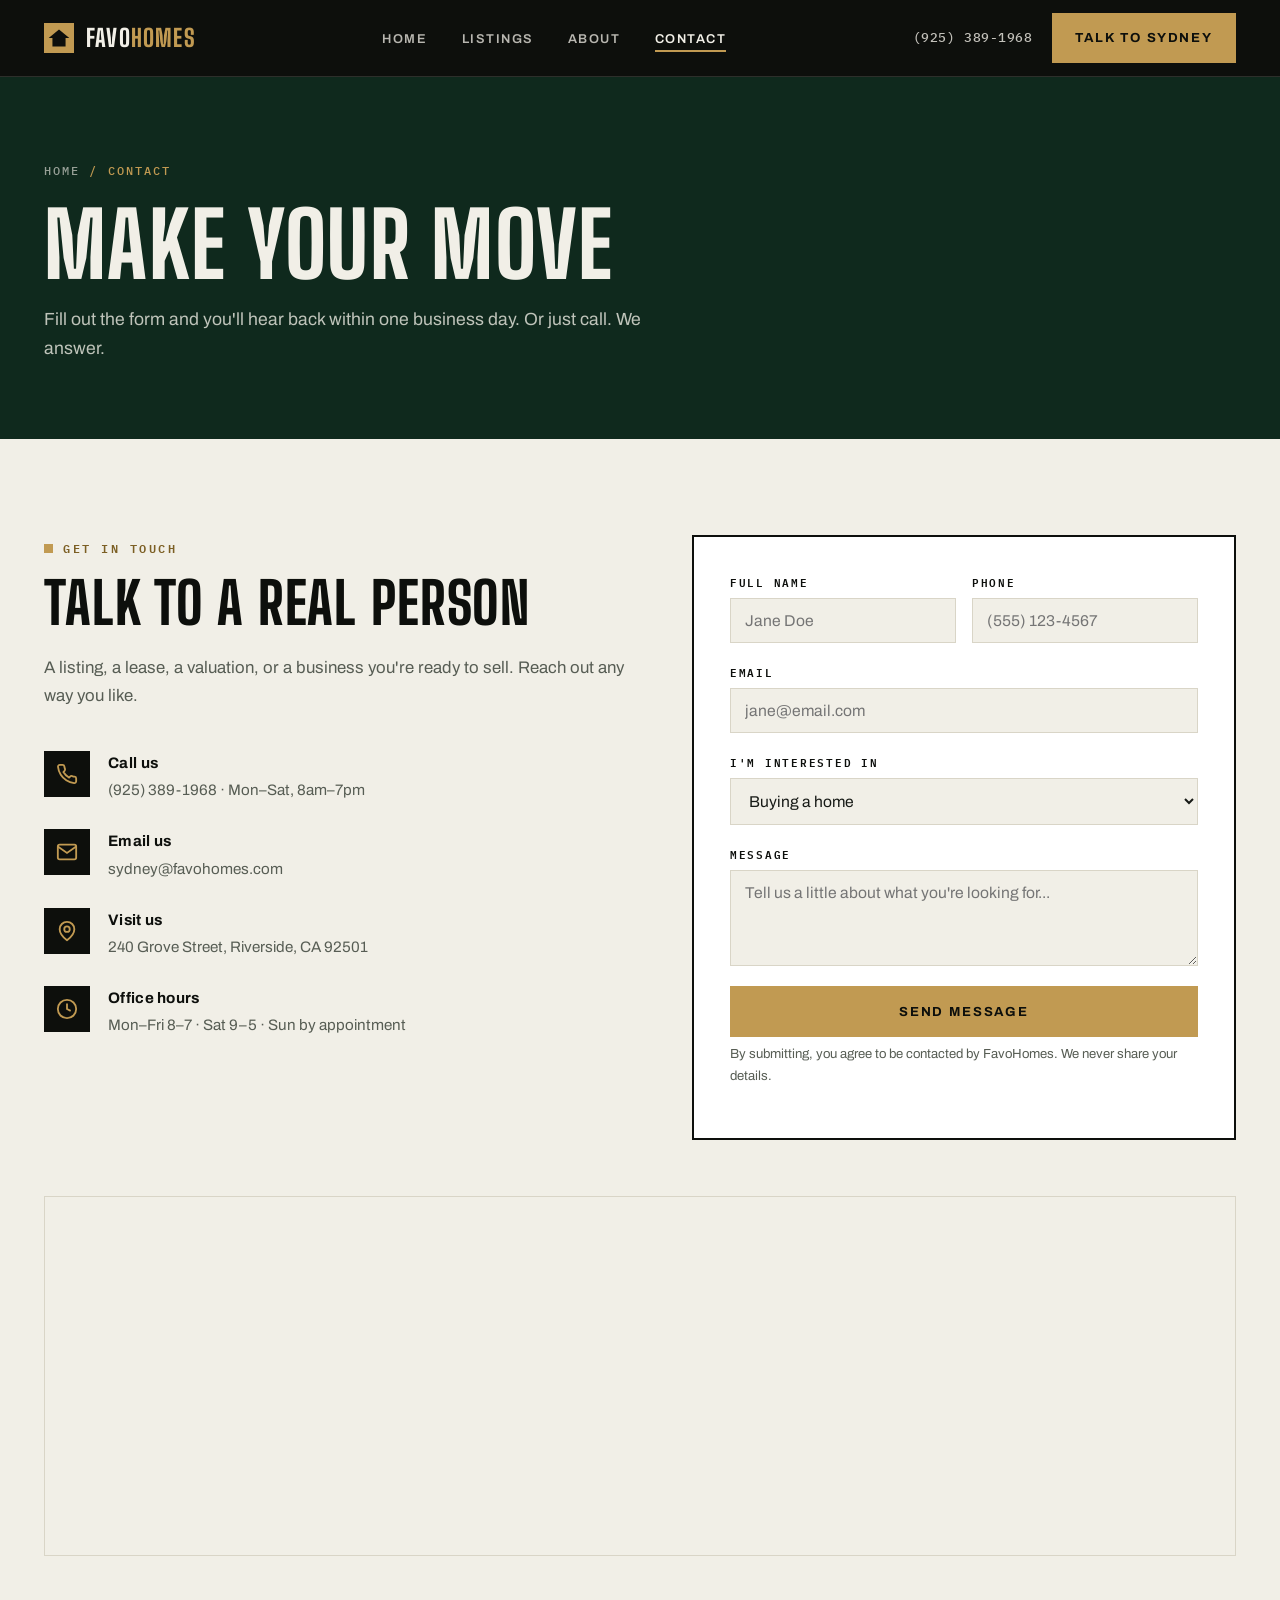
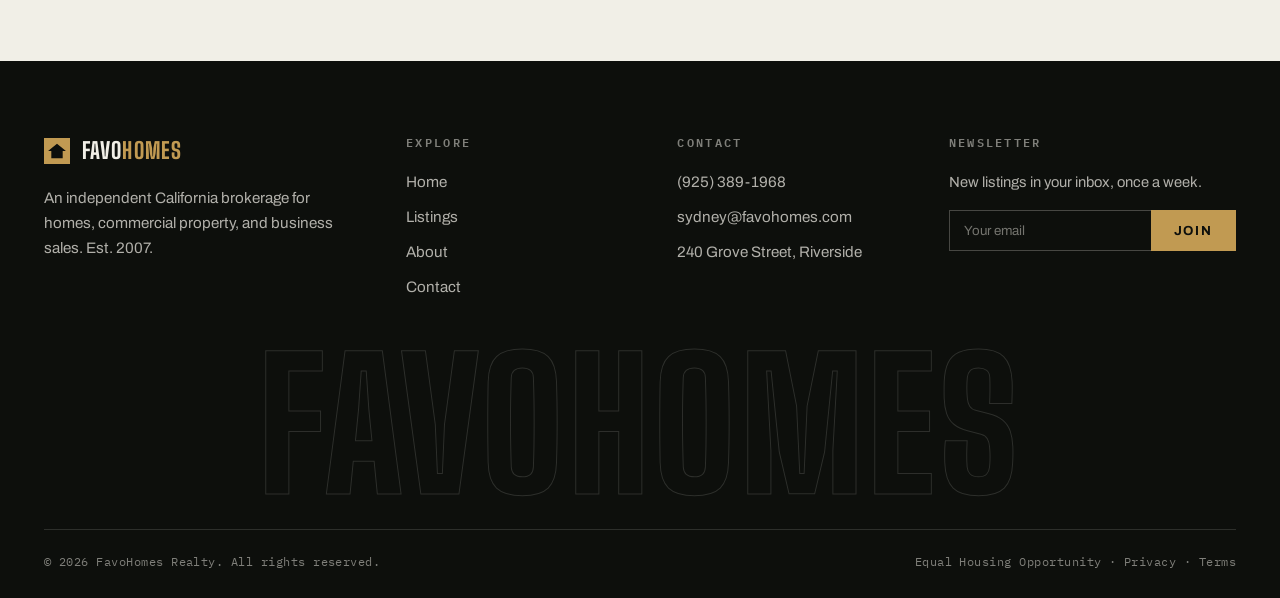
<file: contact.html>
<!DOCTYPE html>
<html lang="en">
<head>
  <meta charset="UTF-8" />
  <meta name="viewport" content="width=device-width, initial-scale=1.0" />
  <title>Contact — FavoHomes</title>
  <meta name="description" content="Get in touch with FavoHomes. Book a viewing, request a valuation, or ask about buying or selling a home, commercial property, or business in California." />
  <link rel="preconnect" href="https://fonts.googleapis.com" />
  <link rel="preconnect" href="https://fonts.gstatic.com" crossorigin />
  <link href="https://fonts.googleapis.com/css2?family=Big+Shoulders+Display:wght@600;700;800&family=Archivo:wght@400;500;600;700&family=IBM+Plex+Mono:wght@400;500;600&display=swap" rel="stylesheet" />
  <link rel="stylesheet" href="css/styles.css" />
  <link rel="icon" href="data:image/svg+xml,%3Csvg xmlns='http://www.w3.org/2000/svg' viewBox='0 0 32 32'%3E%3Crect width='32' height='32' fill='%230f291d'/%3E%3Cpath fill='%23c19a52' d='M16 7 5 16h4v9h14v-9h4z'/%3E%3C/svg%3E" />
</head>
<body>

  <!-- Header -->
  <header class="site-header">
    <div class="container nav">
      <a class="brand" href="index.html" aria-label="FavoHomes home">
        <svg class="brand__mark" viewBox="0 0 32 32" aria-hidden="true"><rect width="32" height="32" fill="#c19a52"/><path fill="#0d0f0c" d="M16 7 5 16h4v9h14v-9h4z"/></svg>
        <span>Favo<em>Homes</em></span>
      </a>
      <nav aria-label="Primary">
        <ul class="nav__links">
          <li><a href="index.html">Home</a></li>
          <li><a href="listings.html">Listings</a></li>
          <li><a href="about.html">About</a></li>
          <li><a href="contact.html" class="active">Contact</a></li>
        </ul>
      </nav>
      <div class="nav__cta">
        <a class="nav__phone" href="tel:+19253891968">(925) 389-1968</a>
        <a class="btn btn--primary" href="contact.html">Talk to Sydney</a>
        <button class="nav__toggle" aria-label="Toggle menu" aria-expanded="false"><span></span><span></span><span></span></button>
      </div>
    </div>
  </header>

  <!-- Page hero -->
  <section class="page-hero">
    <div class="container">
      <div class="breadcrumb"><a href="index.html">Home</a> / Contact</div>
      <h1>Make your move</h1>
      <p>Fill out the form and you'll hear back within one business day. Or just call. We answer.</p>
    </div>
  </section>

  <!-- Contact -->
  <section class="section">
    <div class="container">
      <div class="contact-grid">

        <!-- Info -->
        <div class="contact-info reveal">
          <div>
            <span class="eyebrow">Get in Touch</span>
            <h2>Talk to a real person</h2>
            <p class="lead">A listing, a lease, a valuation, or a business you're ready to sell. Reach out any way you like.</p>
          </div>

          <div class="info-row">
            <div class="info-row__icon"><svg width="22" height="22" viewBox="0 0 24 24" fill="none" stroke="currentColor" stroke-width="2"><path d="M22 16.9v3a2 2 0 0 1-2.2 2 19.8 19.8 0 0 1-8.6-3 19.5 19.5 0 0 1-6-6 19.8 19.8 0 0 1-3-8.6A2 2 0 0 1 4.1 2h3a2 2 0 0 1 2 1.7c.1.9.4 1.8.7 2.7a2 2 0 0 1-.5 2.1L8.1 9.9a16 16 0 0 0 6 6l1.4-1.2a2 2 0 0 1 2.1-.5c.9.3 1.8.6 2.7.7a2 2 0 0 1 1.7 2z"/></svg></div>
            <div><h4>Call us</h4><p><a href="tel:+19253891968">(925) 389-1968</a> &middot; Mon&ndash;Sat, 8am&ndash;7pm</p></div>
          </div>
          <div class="info-row">
            <div class="info-row__icon"><svg width="22" height="22" viewBox="0 0 24 24" fill="none" stroke="currentColor" stroke-width="2"><rect x="2" y="4" width="20" height="16" rx="2"/><path d="m2 6 10 7L22 6"/></svg></div>
            <div><h4>Email us</h4><p><a href="mailto:sydney@favohomes.com">sydney@favohomes.com</a></p></div>
          </div>
          <div class="info-row">
            <div class="info-row__icon"><svg width="22" height="22" viewBox="0 0 24 24" fill="none" stroke="currentColor" stroke-width="2"><path d="M20 10c0 6-8 12-8 12s-8-6-8-12a8 8 0 0 1 16 0z"/><circle cx="12" cy="10" r="3"/></svg></div>
            <div><h4>Visit us</h4><p>240 Grove Street, Riverside, CA 92501</p></div>
          </div>
          <div class="info-row">
            <div class="info-row__icon"><svg width="22" height="22" viewBox="0 0 24 24" fill="none" stroke="currentColor" stroke-width="2"><circle cx="12" cy="12" r="10"/><path d="M12 6v6l4 2"/></svg></div>
            <div><h4>Office hours</h4><p>Mon&ndash;Fri 8&ndash;7 &middot; Sat 9&ndash;5 &middot; Sun by appointment</p></div>
          </div>
        </div>

        <!-- Form -->
        <div class="form-card reveal">
          <form id="contact-form" novalidate>
            <div class="form-row">
              <div class="form-group">
                <label for="name">Full name</label>
                <input type="text" id="name" name="name" placeholder="Jane Doe" required />
              </div>
              <div class="form-group">
                <label for="phone">Phone</label>
                <input type="tel" id="phone" name="phone" placeholder="(555) 123-4567" />
              </div>
            </div>
            <div class="form-group">
              <label for="email">Email</label>
              <input type="email" id="email" name="email" placeholder="jane@email.com" required />
            </div>
            <div class="form-group">
              <label for="interest">I'm interested in</label>
              <select id="interest" name="interest">
                <option value="buying">Buying a home</option>
                <option value="selling">Selling a home</option>
                <option value="commercial">Buying or selling commercial property</option>
                <option value="lease">A commercial lease</option>
                <option value="business">Buying or selling a business</option>
                <option value="valuation">A free valuation</option>
                <option value="other">Something else</option>
              </select>
            </div>
            <div class="form-group">
              <label for="message">Message</label>
              <textarea id="message" name="message" rows="4" placeholder="Tell us a little about what you're looking for..." required></textarea>
            </div>
            <button class="btn btn--primary" type="submit" style="width:100%;">Send Message</button>
            <p class="form-note">By submitting, you agree to be contacted by FavoHomes. We never share your details.</p>
            <div class="form-success" id="form-success">Thanks. Your message is on its way, and you'll hear back within one business day.</div>
          </form>
        </div>
      </div>

      <!-- Map -->
      <iframe
        class="map-embed"
        title="FavoHomes office location"
        loading="lazy"
        referrerpolicy="no-referrer-when-downgrade"
        src="https://www.openstreetmap.org/export/embed.html?bbox=-117.40%2C33.96%2C-117.34%2C34.00&layer=mapnik&marker=33.98%2C-117.37"></iframe>
    </div>
  </section>

  <!-- Footer -->
  <footer class="site-footer">
    <div class="container">
      <div class="footer-grid">
        <div class="footer-about">
          <div class="footer-brand">
            <svg width="26" height="26" viewBox="0 0 32 32" aria-hidden="true"><rect width="32" height="32" fill="#c19a52"/><path fill="#0d0f0c" d="M16 7 5 16h4v9h14v-9h4z"/></svg>
            <span>Favo<em>Homes</em></span>
          </div>
          <p>An independent California brokerage for homes, commercial property, and business sales. Est. 2007.</p>
        </div>
        <div>
          <h4>Explore</h4>
          <ul class="footer-links">
            <li><a href="index.html">Home</a></li>
            <li><a href="listings.html">Listings</a></li>
            <li><a href="about.html">About</a></li>
            <li><a href="contact.html">Contact</a></li>
          </ul>
        </div>
        <div>
          <h4>Contact</h4>
          <ul class="footer-links">
            <li><a href="tel:+19253891968">(925) 389-1968</a></li>
            <li><a href="mailto:sydney@favohomes.com">sydney@favohomes.com</a></li>
            <li>240 Grove Street, Riverside</li>
          </ul>
        </div>
        <div>
          <h4>Newsletter</h4>
          <p style="font-size:.92rem;">New listings in your inbox, once a week.</p>
          <form class="newsletter" id="newsletter-form">
            <input type="email" placeholder="Your email" aria-label="Email address" required />
            <button class="btn btn--primary" type="submit">Join</button>
          </form>
        </div>
      </div>
      <div class="footer-watermark" aria-hidden="true">FavoHomes</div>
      <div class="footer-bottom">
        <span>&copy; <span id="year">2026</span> FavoHomes Realty. All rights reserved.</span>
        <span>Equal Housing Opportunity &middot; <a href="#">Privacy</a> &middot; <a href="#">Terms</a></span>
      </div>
    </div>
  </footer>

  <script src="js/main.js"></script>
</body>
</html>
</file>
<file: css/styles.css>
/* ==========================================================================
   FavoHomes — real estate brokerage
   Shared stylesheet
   ========================================================================== */

:root {
  --ink: #0d0f0c;
  --pine: #0f291d;
  --pine-2: #143726;
  --brass: #c19a52;
  --brass-bright: #d8b36b;
  --brass-dark: #7c5f24;
  --paper: #f1efe7;
  --card: #ffffff;
  --text: #171a16;
  --muted: #575d54;
  --line: #d9d5c7;
  --bone: #f1efe7;
  --maxw: 1240px;
  --font-display: "Big Shoulders Display", "Arial Narrow", Impact, sans-serif;
  --font-body: "Archivo", -apple-system, BlinkMacSystemFont, "Segoe UI", Roboto, sans-serif;
  --font-mono: "IBM Plex Mono", "SF Mono", Menlo, Consolas, monospace;
}

*,
*::before,
*::after { box-sizing: border-box; }

html { scroll-behavior: smooth; }

body {
  margin: 0;
  font-family: var(--font-body);
  color: var(--text);
  background: var(--paper);
  line-height: 1.65;
  -webkit-font-smoothing: antialiased;
  text-rendering: optimizeLegibility;
}

img { max-width: 100%; display: block; }

a { color: inherit; text-decoration: none; }

::selection { background: var(--brass); color: var(--ink); }

:focus-visible { outline: 2px solid var(--brass); outline-offset: 2px; }

h1, h2, h3 {
  font-family: var(--font-display);
  font-weight: 800;
  text-transform: uppercase;
  line-height: 0.95;
  color: var(--ink);
  margin: 0 0 .4em;
  letter-spacing: .015em;
}

h1 { font-size: clamp(3.2rem, 7vw, 5.8rem); }
h2 { font-size: clamp(2.4rem, 4.6vw, 3.6rem); }
h3 { font-size: 1.55rem; font-weight: 700; }
h4 { font-family: var(--font-body); font-weight: 700; margin: 0 0 .4em; color: var(--ink); }

p { margin: 0 0 1rem; }

.container {
  width: 100%;
  max-width: var(--maxw);
  margin: 0 auto;
  padding: 0 24px;
}

.section { padding: 96px 0; }
.section--tight { padding: 64px 0; }
.section--panel { background: var(--card); border-top: 1px solid var(--line); border-bottom: 1px solid var(--line); }

.eyebrow {
  display: inline-flex;
  align-items: center;
  gap: 10px;
  font-family: var(--font-mono);
  font-size: .72rem;
  font-weight: 600;
  letter-spacing: .22em;
  text-transform: uppercase;
  color: var(--brass-dark);
  margin-bottom: 18px;
}
.eyebrow::before {
  content: "";
  width: 9px;
  height: 9px;
  flex: none;
  background: var(--brass);
}

.section-head { max-width: 720px; margin-bottom: 56px; }
.section-head--center { margin-left: auto; margin-right: auto; text-align: center; }
.section-head--center .eyebrow { justify-content: center; }
.section-head p { color: var(--muted); font-size: 1.05rem; max-width: 560px; }
.section-head--center p { margin-left: auto; margin-right: auto; }

/* -------- Buttons -------- */
.btn {
  display: inline-flex;
  align-items: center;
  justify-content: center;
  gap: 10px;
  font-family: var(--font-body);
  font-weight: 700;
  font-size: .82rem;
  letter-spacing: .14em;
  text-transform: uppercase;
  padding: 17px 30px;
  border-radius: 0;
  border: 1px solid transparent;
  cursor: pointer;
  transition: background .18s ease, color .18s ease, border-color .18s ease;
  white-space: nowrap;
}
.btn:active { transform: translateY(1px); }
.btn--primary { background: var(--brass); color: var(--ink); }
.btn--primary:hover { background: var(--brass-bright); }
.btn--dark { background: var(--ink); color: var(--paper); }
.btn--dark:hover { background: var(--pine-2); color: #fff; }
.btn--outline-light { background: transparent; color: var(--bone); border-color: rgba(241, 239, 231, .45); }
.btn--outline-light:hover { border-color: var(--bone); background: rgba(241, 239, 231, .08); }
.btn--outline-dark { background: transparent; color: var(--ink); border-color: var(--ink); }
.btn--outline-dark:hover { background: var(--ink); color: var(--paper); }

/* -------- Header / Nav -------- */
.site-header {
  position: sticky;
  top: 0;
  z-index: 50;
  background: var(--ink);
  border-bottom: 1px solid rgba(241, 239, 231, .14);
}
.nav {
  display: flex;
  align-items: center;
  justify-content: space-between;
  height: 76px;
}
.brand {
  display: flex;
  align-items: center;
  gap: 12px;
  font-family: var(--font-display);
  font-size: 1.5rem;
  font-weight: 800;
  letter-spacing: .05em;
  text-transform: uppercase;
  color: var(--bone);
}
.brand__mark { width: 30px; height: 30px; flex: none; }
.brand em { font-style: normal; color: var(--brass); }

.nav__links { display: flex; align-items: center; gap: 34px; list-style: none; margin: 0; padding: 0; }
.nav__links a {
  font-size: .8rem;
  font-weight: 600;
  letter-spacing: .12em;
  text-transform: uppercase;
  color: rgba(241, 239, 231, .75);
  position: relative;
  padding: 6px 0;
}
.nav__links a::after {
  content: "";
  position: absolute;
  left: 0; bottom: 0;
  width: 0; height: 2px;
  background: var(--brass);
  transition: width .2s ease;
}
.nav__links a:hover { color: var(--bone); }
.nav__links a:hover::after,
.nav__links a.active::after { width: 100%; }
.nav__links a.active { color: var(--bone); }

.nav__cta { display: flex; align-items: center; gap: 20px; }
.nav__phone {
  font-family: var(--font-mono);
  font-weight: 500;
  font-size: .82rem;
  letter-spacing: .04em;
  color: rgba(241, 239, 231, .8);
}
.nav__phone:hover { color: var(--brass); }
.nav__cta .btn { padding: 13px 22px; }

.nav__toggle {
  display: none;
  background: none;
  border: 0;
  cursor: pointer;
  padding: 8px;
}
.nav__toggle span {
  display: block; width: 24px; height: 2px; background: var(--bone);
  transition: transform .2s ease, opacity .2s ease;
}
.nav__toggle span + span { margin-top: 6px; }

/* -------- Hero -------- */
.hero {
  background: var(--pine);
  color: var(--bone);
}
.hero__inner {
  display: grid;
  grid-template-columns: 1.05fr .95fr;
  gap: 72px;
  align-items: center;
  padding: 96px 0 110px;
}
.hero__meta {
  font-family: var(--font-mono);
  font-size: .74rem;
  font-weight: 500;
  letter-spacing: .2em;
  text-transform: uppercase;
  color: var(--brass);
  margin-bottom: 26px;
}
.hero h1 {
  color: var(--bone);
  font-size: clamp(3.6rem, 7.6vw, 6.6rem);
  line-height: .9;
  margin-bottom: 26px;
}
.hero h1 .accent { display: block; color: var(--brass); }
.hero p { font-size: 1.12rem; color: rgba(241, 239, 231, .78); max-width: 520px; }
.hero__actions { display: flex; flex-wrap: wrap; gap: 14px; margin-top: 34px; }

.hero__media { position: relative; margin: 10px 0; }
.hero__media::before {
  content: "";
  position: absolute;
  top: 20px; left: 20px; right: -18px; bottom: -18px;
  border: 1px solid rgba(193, 154, 82, .6);
}
.hero__media img {
  position: relative;
  width: 100%;
  aspect-ratio: 4 / 3.2;
  object-fit: cover;
}
.hero__media figcaption {
  position: relative;
  margin-top: 14px;
  font-family: var(--font-mono);
  font-size: .7rem;
  letter-spacing: .16em;
  text-transform: uppercase;
  color: rgba(241, 239, 231, .55);
}

/* -------- Sales record ticker -------- */
.ticker {
  background: var(--ink);
  border-top: 1px solid rgba(193, 154, 82, .4);
  border-bottom: 1px solid rgba(193, 154, 82, .4);
  overflow: hidden;
}
.ticker__track {
  display: flex;
  width: max-content;
  animation: ticker-scroll 42s linear infinite;
}
.ticker:hover .ticker__track { animation-play-state: paused; }
.ticker__group { display: flex; flex: none; }
.ticker__item {
  display: flex;
  align-items: center;
  padding: 14px 0;
  font-family: var(--font-mono);
  font-size: .76rem;
  font-weight: 500;
  letter-spacing: .1em;
  text-transform: uppercase;
  color: rgba(241, 239, 231, .82);
  white-space: nowrap;
}
.ticker__item strong { color: var(--brass); font-weight: 600; margin-right: 10px; }
.ticker__item::after {
  content: "";
  width: 7px;
  height: 7px;
  background: var(--brass);
  margin: 0 30px;
}
@keyframes ticker-scroll {
  to { transform: translateX(-50%); }
}

/* -------- Search bar -------- */
.search { margin-top: 64px; }
.search__card {
  background: var(--card);
  border: 2px solid var(--ink);
  display: grid;
  grid-template-columns: 2fr 1fr 1fr auto;
  align-items: stretch;
}
.field {
  display: flex;
  flex-direction: column;
  gap: 4px;
  padding: 16px 20px;
  border-right: 1px solid var(--line);
}
.field label {
  font-family: var(--font-mono);
  font-size: .66rem;
  font-weight: 600;
  letter-spacing: .18em;
  text-transform: uppercase;
  color: var(--muted);
}
.field input,
.field select {
  font-family: inherit;
  font-size: 1rem;
  font-weight: 500;
  padding: 2px 0;
  border: 0;
  background: transparent;
  color: var(--ink);
  width: 100%;
}
.field input:focus,
.field select:focus { outline: none; }
.field:focus-within { box-shadow: inset 0 -3px 0 var(--brass); }
.search__card .btn { height: 100%; border: 0; }

/* -------- Stats / the record -------- */
.stats { display: grid; grid-template-columns: repeat(4, 1fr); gap: 40px; }
.stats > div { border-top: 3px solid var(--ink); padding-top: 20px; }
.stat__num {
  font-family: var(--font-display);
  font-weight: 800;
  font-size: clamp(3rem, 5.6vw, 4.8rem);
  line-height: .9;
  color: var(--ink);
}
.stat__num span { color: var(--brass-dark); }
.stat__label {
  font-family: var(--font-mono);
  font-size: .72rem;
  font-weight: 500;
  letter-spacing: .16em;
  text-transform: uppercase;
  color: var(--muted);
  margin-top: 12px;
}

/* -------- Listings grid -------- */
.grid-listings {
  display: grid;
  grid-template-columns: repeat(3, 1fr);
  gap: 26px;
}
.card {
  background: var(--card);
  border: 1px solid rgba(13, 15, 12, .18);
  overflow: hidden;
  display: flex;
  flex-direction: column;
  transition: border-color .2s ease, transform .2s ease;
}
.card:hover { border-color: var(--ink); transform: translateY(-4px); }
.card__media { position: relative; aspect-ratio: 3 / 2; overflow: hidden; }
.card__media img { width: 100%; height: 100%; object-fit: cover; transition: transform .4s ease; }
.card:hover .card__media img { transform: scale(1.04); }
.card__tag {
  position: absolute; top: 0; left: 0;
  background: var(--brass); color: var(--ink);
  font-family: var(--font-mono);
  font-size: .66rem; font-weight: 600; letter-spacing: .14em; text-transform: uppercase;
  padding: 7px 14px;
}
.card__tag--sold { background: var(--ink); color: var(--bone); }
.card__fav {
  position: absolute; top: 12px; right: 12px;
  width: 38px; height: 38px;
  background: rgba(255, 255, 255, .92);
  border: 1px solid rgba(13, 15, 12, .25);
  cursor: pointer;
  display: grid; place-items: center; color: var(--ink);
  transition: background .2s ease, color .2s ease;
}
.card__fav:hover { background: #fff; border-color: var(--ink); }
.card__fav.is-active { background: var(--brass); border-color: var(--brass); color: var(--ink); }
.card__body { padding: 22px 22px 24px; display: flex; flex-direction: column; flex: 1; }
.card__price {
  font-family: var(--font-display);
  font-weight: 800;
  font-size: 2rem;
  line-height: 1;
  color: var(--ink);
  margin-bottom: 8px;
}
.card__title { font-size: 1.04rem; font-weight: 700; margin-bottom: 4px; }
.card__addr {
  font-family: var(--font-mono);
  font-size: .76rem;
  letter-spacing: .04em;
  color: var(--muted);
  margin-bottom: 18px;
}
.card__meta {
  display: flex; gap: 18px; margin-top: auto;
  padding-top: 16px; border-top: 1px solid var(--line);
  font-family: var(--font-mono);
  font-size: .74rem; letter-spacing: .02em; color: var(--text);
}
.card__meta span { display: inline-flex; align-items: center; gap: 7px; }
.card__meta svg { color: var(--brass-dark); }

.listings-foot { text-align: center; margin-top: 52px; }

/* -------- Split -------- */
.split { display: grid; grid-template-columns: 1fr 1fr; gap: 64px; align-items: center; }
.split__media { position: relative; margin: 10px 0; }
.split__media::before {
  content: "";
  position: absolute;
  top: 18px; left: 18px; right: -16px; bottom: -16px;
  border: 1px solid rgba(124, 95, 36, .5);
}
.split__media img { position: relative; width: 100%; aspect-ratio: 4 / 3.4; object-fit: cover; }
.split .lead { color: var(--muted); font-size: 1.08rem; }

.claims { list-style: none; margin: 28px 0 34px; padding: 0; display: grid; gap: 18px; }
.claims li { border-left: 3px solid var(--brass); padding: 2px 0 2px 18px; color: var(--text); }
.claims strong { display: block; font-weight: 700; color: var(--ink); }

/* -------- Services -------- */
.grid-3 { display: grid; grid-template-columns: repeat(3, 1fr); gap: 40px; }
.feature { border-top: 3px solid var(--ink); padding-top: 26px; }
.feature__icon {
  width: 46px; height: 46px;
  background: var(--ink); color: var(--brass);
  display: grid; place-items: center; margin-bottom: 20px;
}
.feature h3 { margin-bottom: 10px; }
.feature p { color: var(--muted); margin: 0; font-size: .98rem; }

/* -------- Dark band -------- */
.band-dark { background: var(--pine); color: var(--bone); }
.band-dark h2, .band-dark h3 { color: var(--bone); }
.band-dark .eyebrow { color: var(--brass); }
.band-dark .section-head p { color: rgba(241, 239, 231, .72); }
.band-dark .stats > div { border-top-color: rgba(241, 239, 231, .35); }
.band-dark .stat__num { color: var(--bone); }
.band-dark .stat__num span { color: var(--brass); }
.band-dark .stat__label { color: rgba(241, 239, 231, .6); }

/* -------- Testimonials -------- */
.grid-quotes { display: grid; grid-template-columns: repeat(3, 1fr); gap: 40px; }
.quote {
  margin: 0;
  border-left: 2px solid var(--brass);
  padding: 6px 0 6px 26px;
}
.quote__stars {
  color: var(--brass);
  letter-spacing: 4px;
  margin-bottom: 14px;
  font-size: .95rem;
}
.quote p { color: rgba(241, 239, 231, .9); font-size: 1.02rem; }
.quote__by { display: flex; align-items: center; gap: 14px; margin-top: 20px; }
.quote__avatar { width: 44px; height: 44px; object-fit: cover; }
.quote__name { font-weight: 700; color: var(--bone); font-size: .95rem; }
.quote__role {
  font-family: var(--font-mono);
  font-size: .72rem;
  letter-spacing: .06em;
  text-transform: uppercase;
  color: rgba(241, 239, 231, .55);
}

/* -------- CTA band -------- */
.cta {
  background: var(--brass);
  color: var(--ink);
  padding: 64px 60px;
  display: flex;
  align-items: center;
  justify-content: space-between;
  gap: 44px;
  flex-wrap: wrap;
}
.cta h2 { margin: 0 0 6px; font-size: clamp(2.6rem, 5vw, 4.2rem); color: var(--ink); }
.cta p { margin: 0; max-width: 460px; color: rgba(13, 15, 12, .75); font-size: 1.06rem; }
.cta__actions { display: flex; gap: 14px; flex-wrap: wrap; }
.cta .btn--outline-dark:hover { background: var(--ink); color: var(--brass); }
.cta :focus-visible { outline-color: var(--ink); }

/* -------- Page hero (inner pages) -------- */
.page-hero {
  background: var(--pine);
  color: var(--bone);
  padding: 84px 0 76px;
}
.page-hero h1 { color: var(--bone); margin-bottom: 18px; }
.page-hero p { color: rgba(241, 239, 231, .78); max-width: 620px; font-size: 1.1rem; margin: 0; }
.breadcrumb {
  font-family: var(--font-mono);
  font-size: .72rem;
  font-weight: 500;
  letter-spacing: .18em;
  text-transform: uppercase;
  color: var(--brass);
  margin-bottom: 22px;
}
.breadcrumb a { color: rgba(241, 239, 231, .6); }
.breadcrumb a:hover { color: var(--bone); }

/* -------- Filters bar -------- */
.filters {
  display: flex;
  flex-wrap: wrap;
  align-items: stretch;
  background: var(--card);
  border: 2px solid var(--ink);
  margin-bottom: 40px;
}
.filters select {
  font-family: inherit;
  font-size: .92rem;
  font-weight: 500;
  padding: 15px 18px;
  border: 0;
  border-right: 1px solid var(--line);
  background: transparent;
  color: var(--ink);
  cursor: pointer;
}
.filters select:focus { outline: none; box-shadow: inset 0 -3px 0 var(--brass); }
.filters .count {
  margin-left: auto;
  align-self: center;
  padding: 0 20px;
  font-family: var(--font-mono);
  font-size: .74rem;
  letter-spacing: .1em;
  text-transform: uppercase;
  color: var(--muted);
}

/* -------- Contact -------- */
.contact-grid { display: grid; grid-template-columns: 1.05fr .95fr; gap: 56px; }
.contact-info { display: grid; gap: 26px; align-content: start; }
.contact-info .lead { color: var(--muted); font-size: 1.05rem; }
.info-row { display: flex; gap: 18px; align-items: flex-start; }
.info-row__icon {
  width: 46px; height: 46px; flex: none;
  background: var(--ink); color: var(--brass);
  display: grid; place-items: center;
}
.info-row h4 { margin: 0 0 2px; font-size: .95rem; letter-spacing: .02em; }
.info-row p { margin: 0; color: var(--muted); font-size: .95rem; }
.info-row a:hover { color: var(--brass-dark); }

.form-card {
  background: var(--card);
  border: 2px solid var(--ink);
  padding: 36px;
}
.form-row { display: grid; grid-template-columns: 1fr 1fr; gap: 16px; }
.form-group { display: flex; flex-direction: column; gap: 7px; margin-bottom: 20px; }
.form-group label {
  font-family: var(--font-mono);
  font-size: .68rem;
  font-weight: 600;
  letter-spacing: .16em;
  text-transform: uppercase;
  color: var(--ink);
}
.form-group input,
.form-group textarea,
.form-group select {
  font-family: inherit;
  font-size: .98rem;
  padding: 13px 14px;
  border: 1px solid var(--line);
  border-radius: 0;
  background: var(--paper);
  color: var(--text);
}
.form-group input:focus,
.form-group textarea:focus,
.form-group select:focus {
  outline: none;
  border-color: var(--ink);
  box-shadow: inset 0 -3px 0 var(--brass);
  background: #fff;
}
.form-note { font-size: .82rem; color: var(--muted); margin-top: 6px; }
.form-success {
  display: none;
  margin-top: 16px;
  padding: 14px 16px;
  border-left: 3px solid var(--brass);
  background: rgba(193, 154, 82, .14);
  color: var(--brass-dark);
  font-weight: 600;
  font-size: .95rem;
}
.form-success.show { display: block; }

.map-embed {
  border: 1px solid var(--line);
  width: 100%;
  height: 360px;
  margin-top: 56px;
}

/* -------- Footer -------- */
.site-footer {
  background: var(--ink);
  color: rgba(241, 239, 231, .72);
  padding: 72px 0 0;
  overflow: hidden;
}
.footer-grid { display: grid; grid-template-columns: 1.4fr 1fr 1fr 1.2fr; gap: 44px; }
.site-footer h4 {
  color: rgba(241, 239, 231, .5);
  font-family: var(--font-mono);
  font-weight: 600;
  font-size: .72rem;
  letter-spacing: .2em;
  text-transform: uppercase;
  margin-bottom: 18px;
}
.site-footer a { color: rgba(241, 239, 231, .72); }
.site-footer a:hover { color: var(--brass); }
.footer-links { list-style: none; margin: 0; padding: 0; display: grid; gap: 10px; font-size: .95rem; }
.footer-about p { font-size: .95rem; max-width: 300px; }
.footer-brand {
  display: flex;
  align-items: center;
  gap: 12px;
  font-family: var(--font-display);
  font-size: 1.4rem;
  font-weight: 800;
  letter-spacing: .05em;
  text-transform: uppercase;
  color: var(--bone);
  margin-bottom: 16px;
}
.footer-brand em { font-style: normal; color: var(--brass); }
.newsletter { display: flex; gap: 0; margin-top: 8px; }
.newsletter input {
  flex: 1;
  padding: 12px 14px;
  border: 1px solid rgba(241, 239, 231, .25);
  border-right: 0;
  border-radius: 0;
  background: transparent;
  color: var(--bone);
  font-family: inherit;
}
.newsletter input::placeholder { color: rgba(241, 239, 231, .45); }
.newsletter input:focus { outline: none; border-color: var(--brass); }
.newsletter .btn { padding: 12px 22px; }
.footer-bottom {
  border-top: 1px solid rgba(241, 239, 231, .14);
  margin-top: 48px;
  padding: 22px 0 26px;
  display: flex;
  justify-content: space-between;
  flex-wrap: wrap;
  gap: 12px;
  font-family: var(--font-mono);
  font-size: .74rem;
  letter-spacing: .04em;
  color: rgba(241, 239, 231, .5);
}
.footer-bottom a { color: rgba(241, 239, 231, .5); }
.footer-watermark {
  font-family: var(--font-display);
  font-weight: 800;
  font-size: clamp(4.5rem, 14vw, 12rem);
  line-height: .78;
  text-transform: uppercase;
  letter-spacing: .02em;
  white-space: nowrap;
  text-align: center;
  color: transparent;
  -webkit-text-stroke: 1px rgba(241, 239, 231, .14);
  user-select: none;
  pointer-events: none;
  margin-top: 56px;
  margin-bottom: -0.08em;
}
@supports not (-webkit-text-stroke: 1px black) {
  .footer-watermark { color: rgba(241, 239, 231, .06); }
}

/* -------- Reveal animation -------- */
.reveal { opacity: 0; transform: translateY(24px); transition: opacity .6s ease, transform .6s ease; }
.reveal.is-visible { opacity: 1; transform: none; }

/* -------- Reduced motion -------- */
@media (prefers-reduced-motion: reduce) {
  html { scroll-behavior: auto; }
  .reveal { opacity: 1; transform: none; transition: none; }
  .ticker__track { animation: none; }
  .card, .card__media img { transition: none; }
  .card:hover { transform: none; }
  .card:hover .card__media img { transform: none; }
}

/* -------- Responsive -------- */
@media (max-width: 960px) {
  .hero__inner { grid-template-columns: 1fr; gap: 56px; padding: 72px 0 84px; }
  .hero__media::before { top: 14px; left: 14px; right: -12px; bottom: -12px; }
  .split { grid-template-columns: 1fr; gap: 48px; }
  .grid-listings, .grid-3, .grid-quotes { grid-template-columns: repeat(2, 1fr); }
  .contact-grid { grid-template-columns: 1fr; gap: 40px; }
  .search__card { grid-template-columns: 1fr 1fr; }
  .search__card .btn { grid-column: 1 / -1; padding: 17px; }
  .field { border-bottom: 1px solid var(--line); }
  .footer-grid { grid-template-columns: 1fr 1fr; gap: 34px; }
}

@media (max-width: 720px) {
  .nav__links {
    position: fixed;
    inset: 76px 0 auto 0;
    flex-direction: column;
    align-items: stretch;
    background: var(--ink);
    padding: 12px 24px 26px;
    gap: 0;
    border-bottom: 1px solid rgba(241, 239, 231, .2);
    transform: translateY(-140%);
    transition: transform .28s ease;
  }
  .nav__links.open { transform: translateY(0); }
  .nav__links a { padding: 15px 0; width: 100%; border-bottom: 1px solid rgba(241, 239, 231, .12); }
  .nav__toggle { display: block; }
  .nav__cta .btn { display: none; }
  .nav__phone { display: none; }
  .section { padding: 64px 0; }
  .stats { grid-template-columns: repeat(2, 1fr); gap: 32px; }
  .grid-listings, .grid-3, .grid-quotes { grid-template-columns: 1fr; }
  .search__card { grid-template-columns: 1fr; }
  .field { border-right: 0; }
  .cta { padding: 44px 28px; }
  .form-row { grid-template-columns: 1fr; }
  .form-card { padding: 26px 20px; }
  .footer-grid { grid-template-columns: 1fr; }
  .filters select { flex: 1; }
  .filters .count { width: 100%; padding: 12px 18px; border-top: 1px solid var(--line); }
}
</file>
